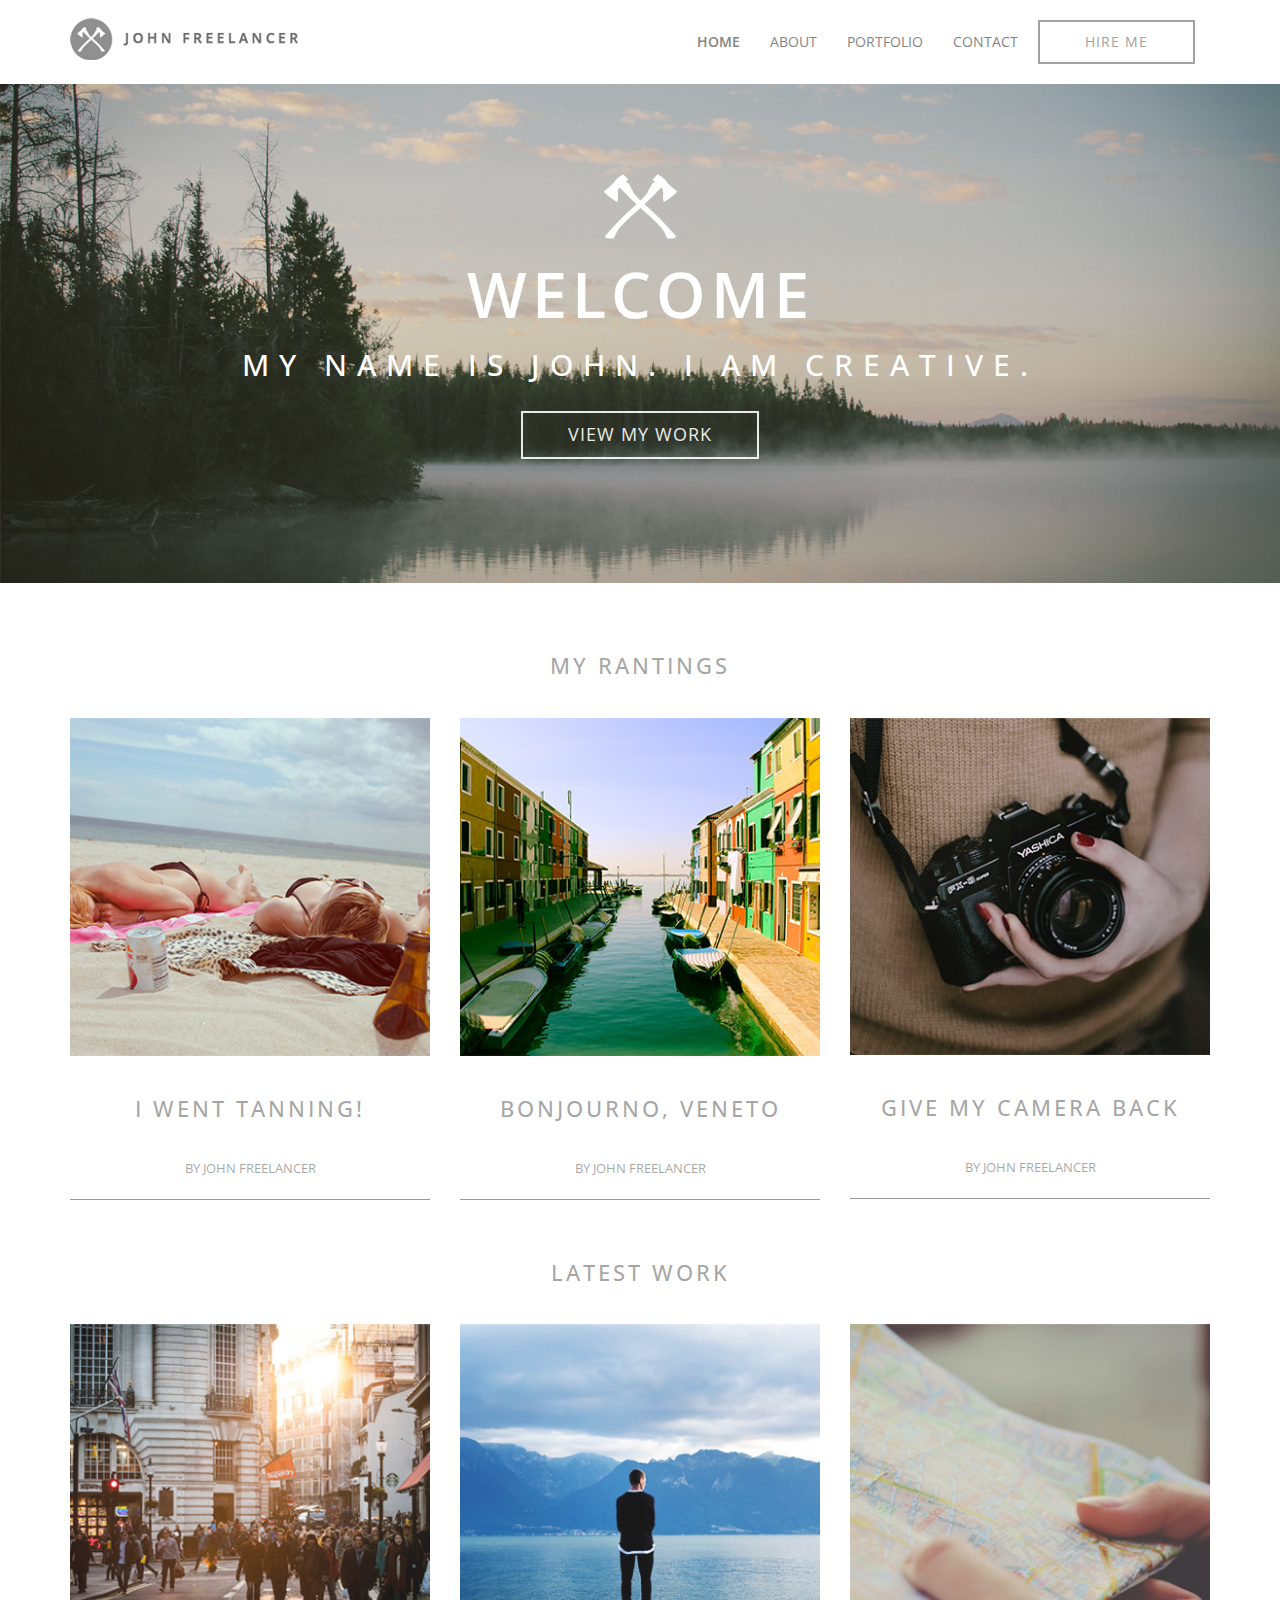
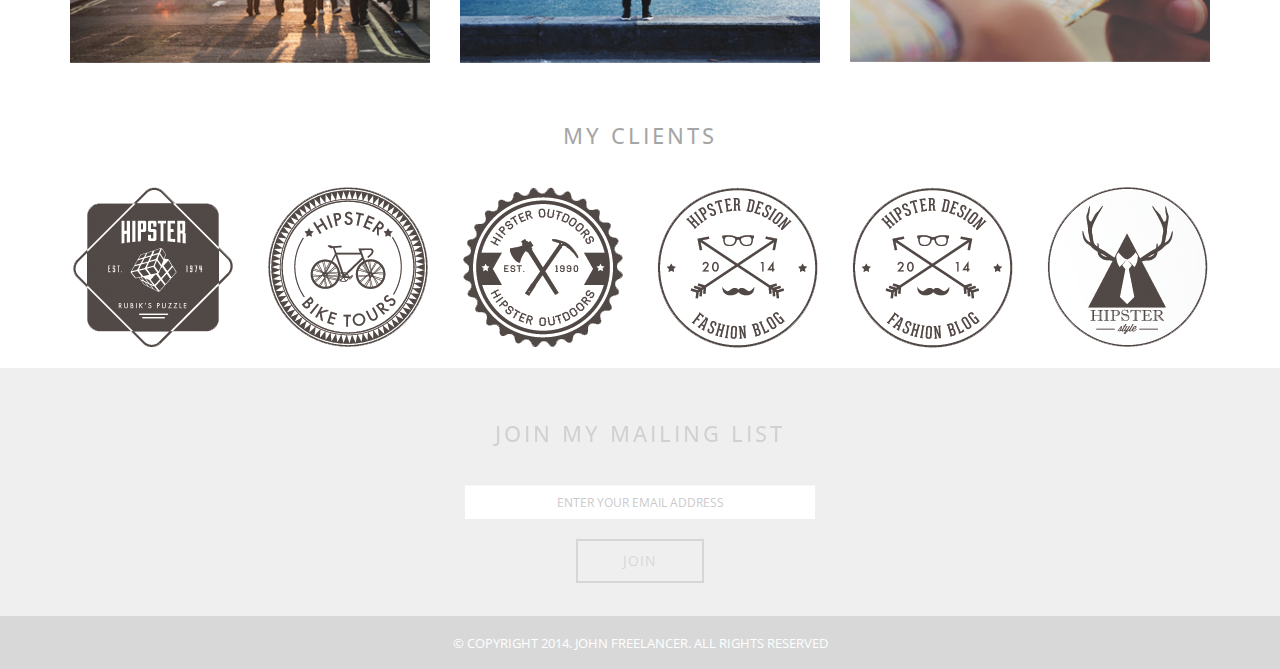
<file: index.html>
<!DOCTYPE html>

<html lang="en">
<head>
    <meta charset="utf-8">
    <meta content="width=device-width, initial-scale=1" name="viewport">
    <!-- SEO -->
    <meta content=
    "Welcome to the portfolio of New York Photographer, John Freelancer" name=
    "description">
    <meta content="Photography, USA, New York, Creative, Freelance" name=
    "keywords">
    <meta content="Friends of Design" name="author">

    <title>John Freelancer | Home</title><!-- Favicon -->
    <link href="img/favicon.png" rel="icon" type="image/png"><!-- Styling -->
    <link href="css/bootstrap.min.css" rel="stylesheet">
    <link href="css/font-awesome.min.css" rel="stylesheet">
    <link href="css/style.css" rel="stylesheet"><!-- Google Fonts -->
    <link href='http://fonts.googleapis.com/css?family=Open+Sans:400,600,700'
    rel='stylesheet' type='text/css'>
</head>
<!--[if lt IE 9]>
  <script src="//cdnjs.cloudflare.com/ajax/libs/html5shiv/3.7.3/html5shiv.min.js"></script>
  <![endif]-->
<body>
    <header>
        <nav class="navbar navbar-default">
            <div class="container">
                <!-- Brand and toggle get grouped for better mobile display -->


                <div class="navbar-header">
                    <button class="navbar-toggle collapsed" data-target=
                    "#bs-example-navbar-collapse-1" data-toggle="collapse"
                    type="button"><span class="sr-only">Toggle
                    navigation</span> <span class="icon-bar"></span>
                    <span class="icon-bar"></span> <span class=
                    "icon-bar"></span></button> <a class=
                    "navbar-brand text-hide" href="index.html">John
                    Freelancer</a>
                </div>
                <!-- Collect the nav links, forms, and other content for toggling -->


                <div class="collapse navbar-collapse" id=
                "bs-example-navbar-collapse-1">
                    <a class="btn navbar-right hidden-xs hidden-sm" href=
                    "#">Hire Me</a>

                    <ul class="nav navbar-nav navbar-right">
                        <li>
                            <a class="active" href="index.html">Home</a>
                        </li>


                        <li>
                            <a href="about.html">About</a>
                        </li>


                        <li>
                            <a href="portfolio.html">Portfolio</a>
                        </li>


                        <li>
                            <a href="contact.html">Contact</a>
                        </li>
                    </ul>
                </div>
                <!-- /.navbar-collapse -->
            </div>
            <!-- /.container-fluid -->
        </nav>
    </header>


    <main>
        <div class="jumbotron">
            <div class="container text-center">
                <img src="img/axes.png" alt="axes">

                <h1>Welcome</h1>


                <h2>My name is John. I Am Creative.</h2>


                <p><a class="btn btn-lg" href="portfolio.html" role=
                "button">View My Work</a>
                </p>
            </div>
        </div>


        <div class="container">
            <div class="row" id="blog">
                <h3 class="text-center">My Rantings</h3>


                <div class="col-md-4 col-sm-6">
                    <div class="thumbnail">
                        <img alt="tanning" src="img/blog/tanning.jpg">

                        <div class="caption">
                            <h3>I Went Tanning!</h3>


                            <p>By John Freelancer</p>
                        </div>
                    </div>
                </div>


                <div class="col-md-4 col-sm-6">
                    <div class="thumbnail">
                        <img alt="venice" src="img/blog/venice.jpg">

                        <div class="caption">
                            <h3>Bonjourno, Veneto</h3>


                            <p>By John Freelancer</p>
                        </div>
                    </div>
                </div>


                <div class="col-md-4 col-sm-6">
                    <div class="thumbnail">
                        <img alt="camera" src="img/blog/camera.jpg">

                        <div class="caption">
                            <h3>Give My Camera Back</h3>


                            <p>By John Freelancer</p>
                        </div>
                    </div>
                </div>
            </div>


            <div class="row">
                <h3 class="text-center">Latest Work</h3>


                <div class="col-md-4">
                    <a class="thumbnail" href="#"><img alt="london" src=
                    "img/portfolio/london.jpg"></a>
                </div>


                <div class="col-md-4">
                    <a class="thumbnail" href="#"><img alt="lakecomo" src=
                    "img/portfolio/lakecomo.jpg"></a>
                </div>


                <div class="col-md-4">
                    <a class="thumbnail" href="#"><img alt="map" src=
                    "img/portfolio/map.jpg"></a>
                </div>
            </div>


            <div class="row">
                <h3 class="text-center">My Clients</h3>


                <div class="col-md-2">
                    <a class="thumbnail" href="#"><img alt="logo1" src=
                    "img/clients/hipsterlogo1.png"></a>
                </div>


                <div class="col-md-2">
                    <a class="thumbnail" href="#"><img alt="logo2" src=
                    "img/clients/hipsterlogo2.png"></a>
                </div>


                <div class="col-md-2">
                    <a class="thumbnail" href="#"><img alt="logo 3" src=
                    "img/clients/hipsterlogo3.png"></a>
                </div>


                <div class="col-md-2">
                    <a class="thumbnail" href="#"><img alt="logo 5" src=
                    "img/clients/hipsterlogo5.png"></a>
                </div>


                <div class="col-md-2">
                    <a class="thumbnail" href="#"><img alt="logo4" src=
                    "img/clients/hipsterlogo5.png"></a>
                </div>


                <div class="col-md-2">
                    <a class="thumbnail" href="#"><img alt="logo 6" src=
                    "img/clients/hipsterlogo6.png"></a>
                </div>
            </div>
        </div>
    </main>


    <footer>
        <section class="mailing-list">
            <div class="container">
                <div class="row">
                    <h3 class="text-center">Join My Mailing List</h3>


                    <form class="text-center">
                        <div class="form-group">
                            <input class="form-control text-center" id=
                            "exampleInputEmail1" placeholder=
                            "Enter Your Email Address" type="email">
                        </div>
                        <button class="btn btn-default" type=
                        "submit">Join</button>
                    </form>
                </div>
            </div>
        </section>


        <section class="sub-footer">
            <p class="text-center">© Copyright 2014. John Freelancer. All
            Rights Reserved</p>
        </section>
    </footer>
    <!-- jQuery (necessary for Bootstrap's JavaScript plugins) -->
    <script src=
    "https://ajax.googleapis.com/ajax/libs/jquery/1.11.1/jquery.min.js">
    </script> 
    <!-- Include all compiled plugins (below), or include individual files as needed -->
     
    <script src="js/bootstrap.min.js">
    </script>
</body>
</html>
</file>
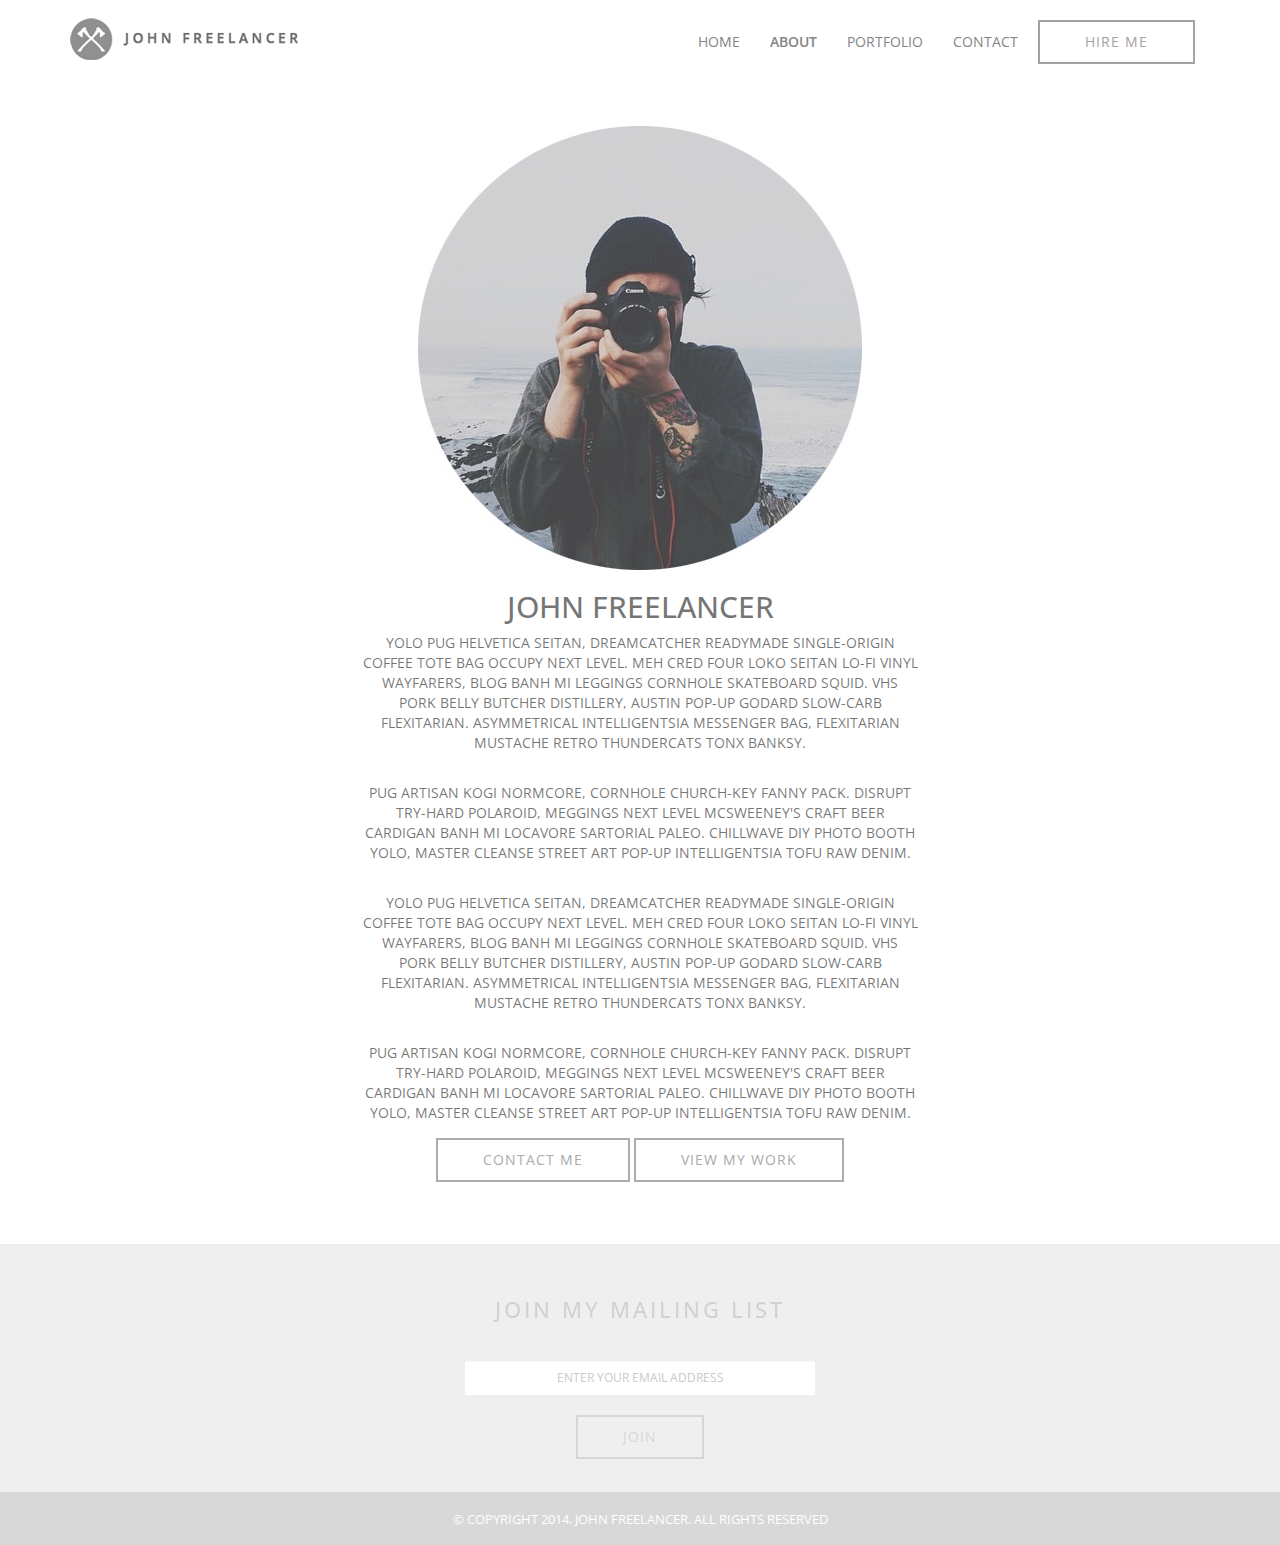
<file: about.html>
<!DOCTYPE html>

<html lang="en">
<head>
    <meta charset="utf-8">
    <meta content="width=device-width, initial-scale=1" name="viewport">
    <!-- SEO -->
    <meta content=
    "Welcome to the portfolio of New York Photographer, John Freelancer" name=
    "description">
    <meta content="Photography, USA, New York, Creative, Freelance" name=
    "keywords">
    <meta content="Friends of Design" name="author">

    <title>John Freelancer | About</title><!-- Favicon -->
    <link href="img/favicon.png" rel="icon" type="image/png"><!-- Styling -->
    <link href="css/bootstrap.min.css" rel="stylesheet">
    <link href="css/font-awesome.min.css" rel="stylesheet">
    <link href="css/style.css" rel="stylesheet"><!-- Google Fonts -->
    <link href='http://fonts.googleapis.com/css?family=Open+Sans:400,600,700'
    rel='stylesheet' type='text/css'>
</head>
<!--[if lt IE 9]>
  <script src="//cdnjs.cloudflare.com/ajax/libs/html5shiv/3.7.3/html5shiv.min.js"></script>
  <![endif]-->
<body>
    <header>
        <nav class="navbar navbar-default">
            <div class="container">
                <!-- Brand and toggle get grouped for better mobile display -->


                <div class="navbar-header">
                    <button class="navbar-toggle collapsed" data-target=
                    "#bs-example-navbar-collapse-1" data-toggle="collapse"
                    type="button"><span class="sr-only">Toggle
                    navigation</span> <span class="icon-bar"></span>
                    <span class="icon-bar"></span> <span class=
                    "icon-bar"></span></button> <a class=
                    "navbar-brand text-hide" href="#">John Freelancer</a>
                </div>
                <!-- Collect the nav links, forms, and other content for toggling -->


                <div class="collapse navbar-collapse" id=
                "bs-example-navbar-collapse-1">
                    <a class="btn navbar-right hidden-xs hidden-sm" href=
                    "#">Hire Me</a>

                    <ul class="nav navbar-nav navbar-right">
                        <li>
                            <a href="index.html">Home</a>
                        </li>


                        <li>
                            <a class="active" href="about.html">About</a>
                        </li>


                        <li>
                            <a href="portfolio.html">Portfolio</a>
                        </li>


                        <li>
                            <a href="contact.html">Contact</a>
                        </li>
                    </ul>
                </div>
                <!-- /.navbar-collapse -->
            </div>
            <!-- /.container-fluid -->
        </nav>
    </header>


    <main id="about">
        <div class="container">
            <div class="row">
                <div class="col-md-6 col-md-offset-3 text-center">
                    <img src="img/profile.jpg" alt="profile">

                    <h2>John Freelancer</h2>


                    <p>YOLO pug Helvetica seitan, dreamcatcher readymade
                    single-origin coffee tote bag occupy next level. Meh cred
                    four loko seitan lo-fi vinyl wayfarers, blog banh mi
                    leggings cornhole skateboard squid. VHS pork belly butcher
                    distillery, Austin pop-up Godard slow-carb flexitarian.
                    Asymmetrical Intelligentsia messenger bag, flexitarian
                    mustache retro Thundercats Tonx Banksy.</p>
                    <br>


                    <p>Pug artisan kogi normcore, cornhole church-key fanny
                    pack. Disrupt try-hard polaroid, meggings next level
                    McSweeney's craft beer cardigan banh mi locavore sartorial
                    paleo. Chillwave DIY photo booth YOLO, master cleanse
                    street art pop-up Intelligentsia tofu raw denim.</p>
                    <br>


                    <p>YOLO pug Helvetica seitan, dreamcatcher readymade
                    single-origin coffee tote bag occupy next level. Meh cred
                    four loko seitan lo-fi vinyl wayfarers, blog banh mi
                    leggings cornhole skateboard squid. VHS pork belly butcher
                    distillery, Austin pop-up Godard slow-carb flexitarian.
                    Asymmetrical Intelligentsia messenger bag, flexitarian
                    mustache retro Thundercats Tonx Banksy.</p>
                    <br>


                    <p>Pug artisan kogi normcore, cornhole church-key fanny
                    pack. Disrupt try-hard polaroid, meggings next level
                    McSweeney's craft beer cardigan banh mi locavore sartorial
                    paleo. Chillwave DIY photo booth YOLO, master cleanse
                    street art pop-up Intelligentsia tofu raw denim.</p>
                </div>
            </div>


            <div class="row social-media">
            </div>


            <div class="call-to-action text-center">
                <a class="btn" href="contact.html">Contact Me</a> <a class=
                "btn" href="portfolio.html">View My Work</a>
            </div>
        </div>
    </main>


    <footer>
        <section class="mailing-list">
            <div class="container">
                <div class="row">
                    <h3 class="text-center">Join My Mailing List</h3>


                    <form class="text-center">
                        <div class="form-group">
                            <input class="form-control text-center" id=
                            "exampleInputEmail1" placeholder=
                            "Enter Your Email Address" type="email">
                        </div>
                        <button class="btn btn-default" type=
                        "submit">Join</button>
                    </form>
                </div>
            </div>
        </section>


        <section class="sub-footer">
            <p class="text-center">© Copyright 2014. John Freelancer. All
            Rights Reserved</p>
        </section>
    </footer>
    <!-- jQuery (necessary for Bootstrap's JavaScript plugins) -->
    <script src=
    "https://ajax.googleapis.com/ajax/libs/jquery/1.11.1/jquery.min.js">
    </script> 
    <!-- Include all compiled plugins (below), or include individual files as needed -->
     
    <script src="js/bootstrap.min.js">
    </script>
</body>
</html>
</file>
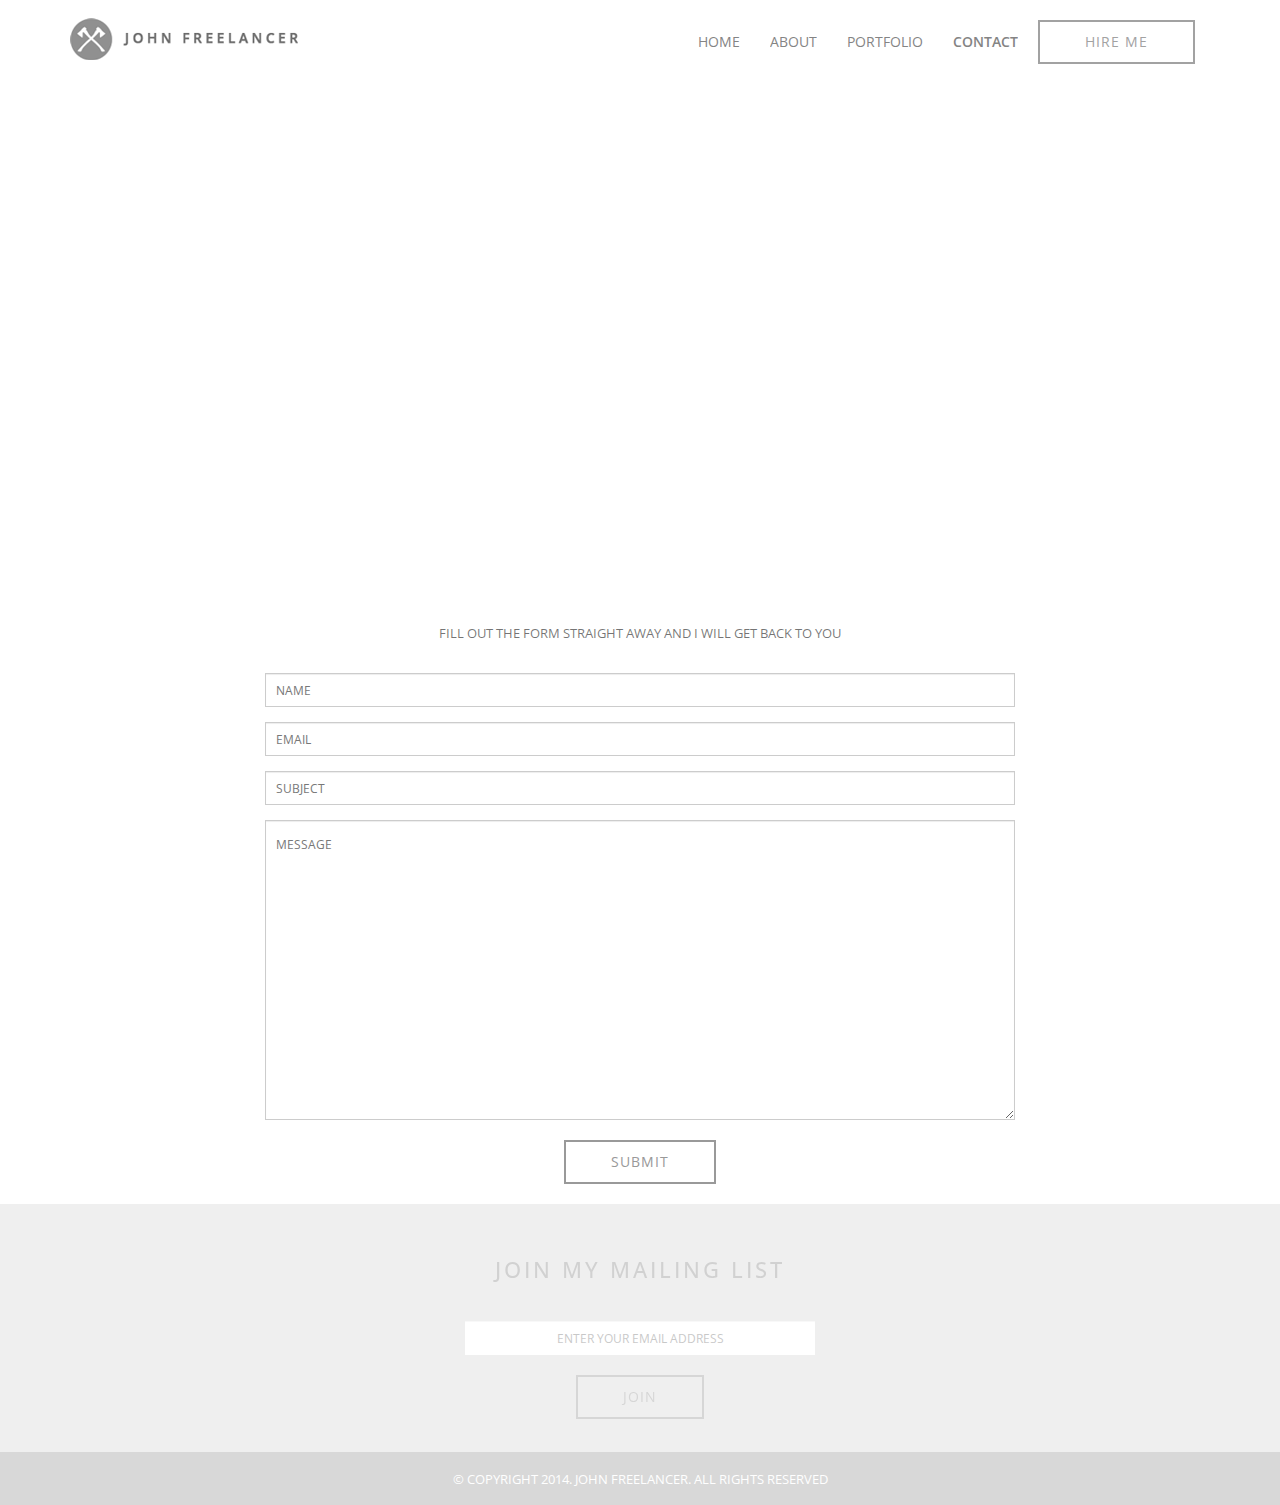
<file: contact.html>
<!DOCTYPE html>

<html lang="en">
<head>
    <meta charset="utf-8">
    <meta content="width=device-width, initial-scale=1" name="viewport">
    <!-- SEO -->
    <meta content=
    "Welcome to the portfolio of New York Photographer, John Freelancer" name=
    "description">
    <meta content="Photography, USA, New York, Creative, Freelance" name=
    "keywords">
    <meta content="Friends of Design" name="author">

    <title>John Freelancer | Contact</title><!-- Favicon -->
    <link href="img/favicon.png" rel="icon" type="image/png"><!-- Styling -->
    <link href="css/bootstrap.min.css" rel="stylesheet">
    <link href="css/font-awesome.min.css" rel="stylesheet">
    <link href="css/style.css" rel="stylesheet"><!-- Google Fonts -->
    <link href='http://fonts.googleapis.com/css?family=Open+Sans:400,600,700'
    rel='stylesheet' type='text/css'>
</head>
<!--[if lt IE 9]>
  <script src="//cdnjs.cloudflare.com/ajax/libs/html5shiv/3.7.3/html5shiv.min.js"></script>
  <![endif]-->
<body>
    <header>
        <nav class="navbar navbar-default">
            <div class="container">
                <!-- Brand and toggle get grouped for better mobile display -->


                <div class="navbar-header">
                    <button class="navbar-toggle collapsed" data-target=
                    "#bs-example-navbar-collapse-1" data-toggle="collapse"
                    type="button"><span class="sr-only">Toggle
                    navigation</span> <span class="icon-bar"></span>
                    <span class="icon-bar"></span> <span class=
                    "icon-bar"></span></button> <a class=
                    "navbar-brand text-hide" href="#">John Freelancer</a>
                </div>
                <!-- Collect the nav links, forms, and other content for toggling -->


                <div class="collapse navbar-collapse" id=
                "bs-example-navbar-collapse-1">
                    <a class="btn navbar-right hidden-xs hidden-sm" href=
                    "#">Hire Me</a>

                    <ul class="nav navbar-nav navbar-right">
                        <li>
                            <a href="index.html">Home</a>
                        </li>


                        <li>
                            <a href="about.html">About</a>
                        </li>


                        <li>
                            <a href="portfolio.html">Portfolio</a>
                        </li>


                        <li>
                            <a class="active" href="contact.html">Contact</a>
                        </li>
                    </ul>
                </div>
                <!-- /.navbar-collapse -->
            </div>
            <!-- /.container-fluid -->
        </nav>
    </header>


    <main id="contact">
        <iframe class="embed-responsive-item" height="500" src=
        "https://www.google.com/maps/embed?pb=!1m14!1m8!1m3!1d193551.2122412298!2d-74.0059413!3d40.71278370000003!3m2!1i1024!2i768!4f13.1!3m3!1m2!1s0x89c24fa5d33f083b%3A0xc80b8f06e177fe62!2sNew+York%2C+NY%2C+USA!5e0!3m2!1sen!2sza!4v1413232255102"
        style="border:0; width: 100%;"></iframe>

        <div class="container">
            <div class="row">
                <div class="col-md-8 col-md-offset-2 text-center">
                    <form>
                        <p>Fill Out The Form Straight Away And I Will Get Back
                        To You</p>


                        <div class="form-group">
                            <input class="form-control" placeholder="Name"
                            type="text">
                        </div>


                        <div class="form-group">
                            <input class="form-control" placeholder="Email"
                            type="email">
                        </div>


                        <div class="form-group">
                            <input class="form-control" placeholder="Subject"
                            type="text">
                        </div>


                        <div class="form-group">
                            <textarea class="form-control" placeholder=
                            "Message"></textarea>
                        </div>
                        <button class="btn" type="submit">Submit</button>
                    </form>
                </div>
            </div>
        </div>
    </main>


    <footer>
        <section class="mailing-list">
            <div class="container">
                <div class="row">
                    <h3 class="text-center">Join My Mailing List</h3>


                    <form class="text-center">
                        <div class="form-group">
                            <input class="form-control text-center" id=
                            "exampleInputEmail1" placeholder=
                            "Enter Your Email Address" type="email">
                        </div>
                        <button class="btn btn-default" type=
                        "submit">Join</button>
                    </form>
                </div>
            </div>
        </section>


        <section class="sub-footer">
            <p class="text-center">© Copyright 2014. John Freelancer. All
            Rights Reserved</p>
        </section>
    </footer>
    <!-- jQuery (necessary for Bootstrap's JavaScript plugins) -->
    <script src=
    "https://ajax.googleapis.com/ajax/libs/jquery/1.11.1/jquery.min.js">
    </script> 
    <!-- Include all compiled plugins (below), or include individual files as needed -->
     
    <script src="js/bootstrap.min.js">
    </script>
</body>
</html>
</file>
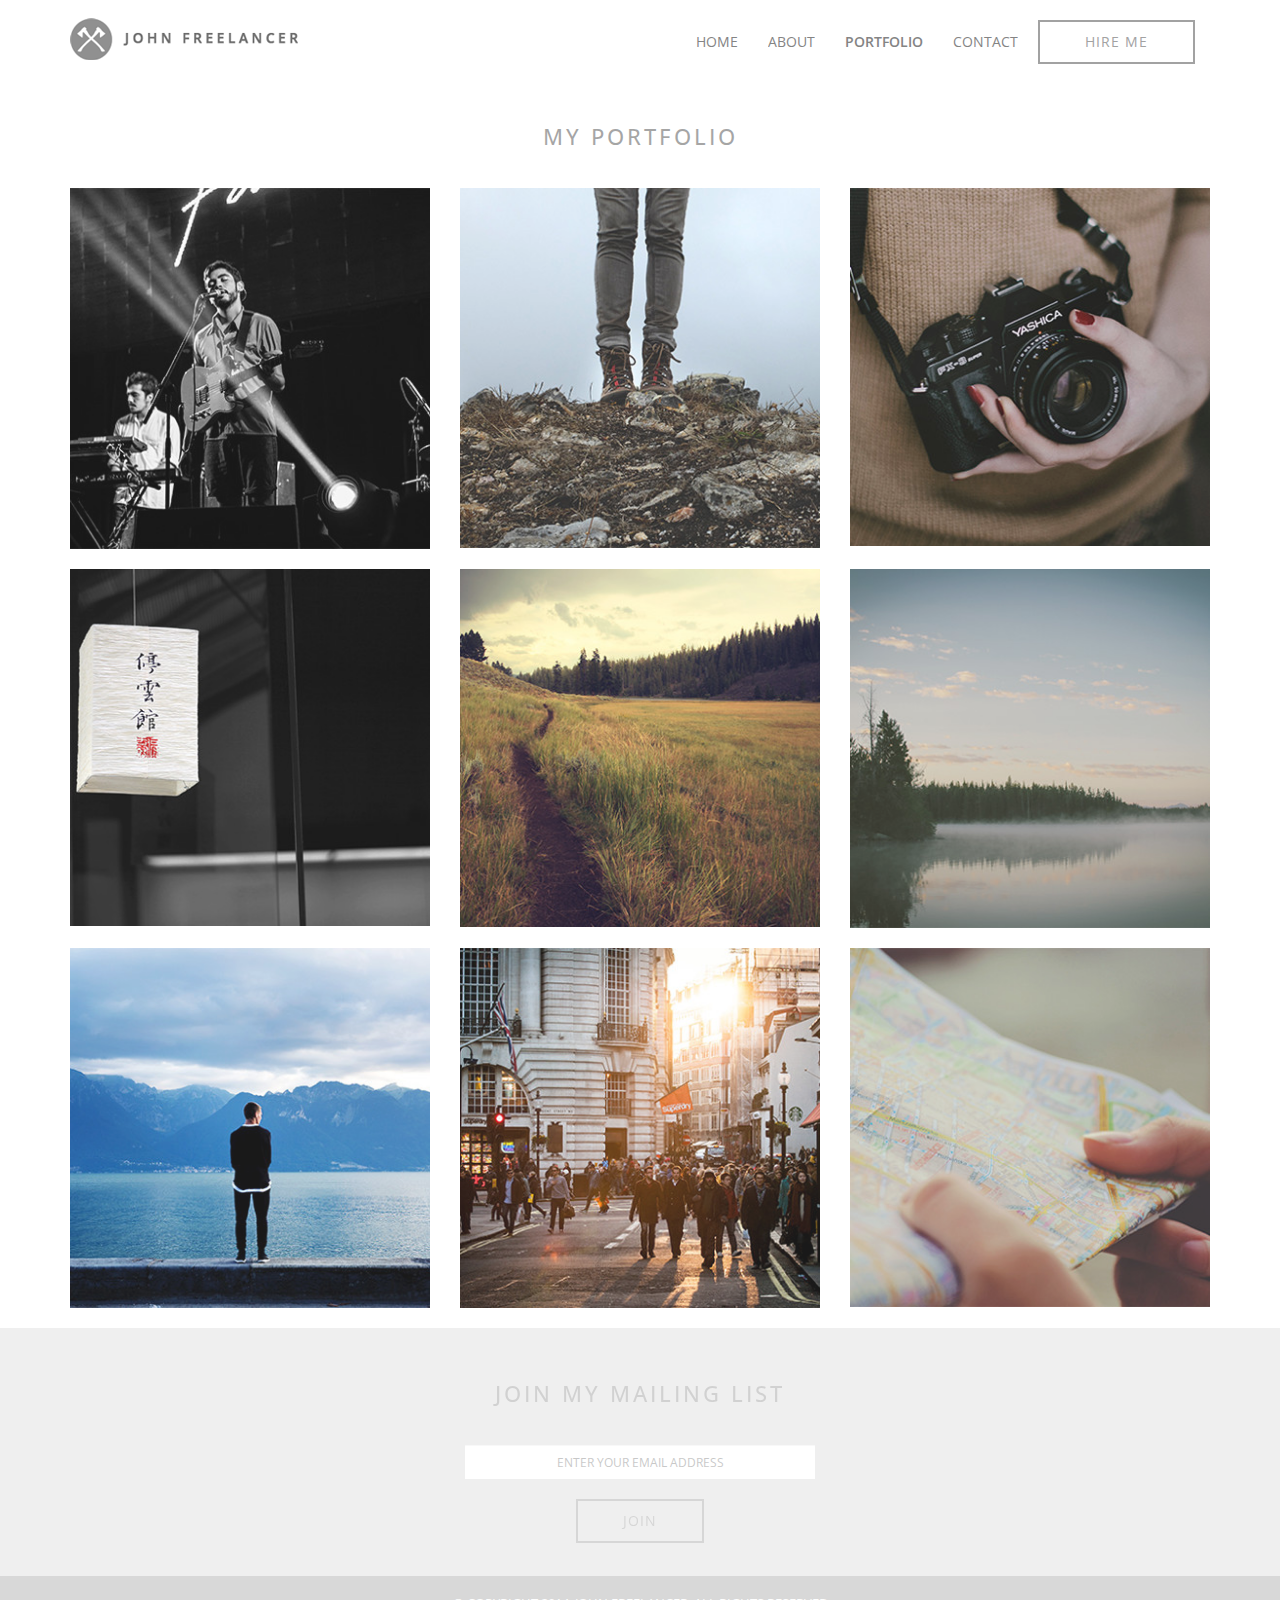
<file: portfolio.html>
<!DOCTYPE html>

<html lang="en">
<head>
    <meta charset="utf-8">
    <meta content="width=device-width, initial-scale=1" name="viewport">
    <!-- SEO -->
    <meta content=
    "Welcome to the portfolio of New York Photographer, John Freelancer" name=
    "description">
    <meta content="Photography, USA, New York, Creative, Freelance" name=
    "keywords">
    <meta content="Friends of Design" name="author">

    <title>John Freelancer | Portfolio</title><!-- Favicon -->
    <link href="img/favicon.png" rel="icon" type="image/png"><!-- Styling -->
    <link href="css/bootstrap.min.css" rel="stylesheet">
    <link href="css/font-awesome.min.css" rel="stylesheet">
    <link href="css/style.css" rel="stylesheet"><!-- Google Fonts -->
    <link href='http://fonts.googleapis.com/css?family=Open+Sans:400,600,700'
    rel='stylesheet' type='text/css'>
</head>
<!--[if lt IE 9]>
  <script src="//cdnjs.cloudflare.com/ajax/libs/html5shiv/3.7.3/html5shiv.min.js"></script>
  <![endif]-->
<body>
    <!-- Modal -->


    <div class="modal fade" id="myModal">
        <div class="modal-dialog">
            <div class="modal-content">
                <div class="modal-header">
                    <button class="close" data-dismiss="modal" type=
                    "button"><span aria-hidden=
                    "true">&times;</span><span class="sr-only">Close</span></button>

                    <h4 class="modal-title">Hire Me</h4>
                </div>


                <div class="modal-body">
                    <form>
                        <p>Fill Out The Form Straight Away And I Will Get Back
                        To You</p>


                        <div class="form-group">
                            <input class="form-control" placeholder="Name"
                            type="text">
                        </div>


                        <div class="form-group">
                            <input class="form-control" placeholder="Email"
                            type="email">
                        </div>


                        <div class="form-group">
                            <input class="form-control" placeholder="Subject"
                            type="text">
                        </div>


                        <div class="form-group">
                            <textarea class="form-control" placeholder=
                            "Message"></textarea>
                        </div>
                        <button class="btn" type="submit">Submit</button>
                    </form>
                </div>
            </div>
            <!-- /.modal-content -->
        </div>
        <!-- /.modal-dialog -->
    </div>
    <!-- /.modal -->
    <!-- End Modal -->


    <header>
        <nav class="navbar navbar-default">
            <div class="container">
                <!-- Brand and toggle get grouped for better mobile display -->


                <div class="navbar-header">
                    <button class="navbar-toggle collapsed" data-target=
                    "#bs-example-navbar-collapse-1" data-toggle="collapse"
                    type="button"><span class="sr-only">Toggle
                    navigation</span> <span class="icon-bar"></span>
                    <span class="icon-bar"></span> <span class=
                    "icon-bar"></span></button> <a class=
                    "navbar-brand text-hide" href="#">John Freelancer</a>
                </div>
                <!-- Collect the nav links, forms, and other content for toggling -->


                <div class="collapse navbar-collapse" id=
                "bs-example-navbar-collapse-1">
                    <a class="btn navbar-right hidden-xs hidden-sm"
                    data-target="#myModal" data-toggle="modal" href="#">Hire
                    Me</a>

                    <ul class="nav navbar-nav navbar-right">
                        <li>
                            <a href="index.html">Home</a>
                        </li>


                        <li>
                            <a href="about.html">About</a>
                        </li>


                        <li>
                            <a class="active" href=
                            "portfolio.html">Portfolio</a>
                        </li>


                        <li>
                            <a href="contact.html">Contact</a>
                        </li>
                    </ul>
                </div>
                <!-- /.navbar-collapse -->
            </div>
            <!-- /.container-fluid -->
        </nav>
    </header>


    <main id="portfolio">
        <div class="container">
            <h3 class="text-center">My Portfolio</h3>


            <div class="row">
                <div class="col-md-4">
                    <a class="thumbnail" href="#"><img alt="..." src=
                    "img/portfolio/portfolio1.jpg"></a>
                </div>


                <div class="col-md-4">
                    <a class="thumbnail" href="#"><img alt="..." src=
                    "img/portfolio/portfolio2.jpg"></a>
                </div>


                <div class="col-md-4">
                    <a class="thumbnail" href="#"><img alt="..." src=
                    "img/portfolio/portfolio3.jpg"></a>
                </div>
            </div>


            <div class="row">
                <div class="col-md-4">
                    <a class="thumbnail" href="#"><img alt="..." src=
                    "img/portfolio/portfolio4.jpg"></a>
                </div>


                <div class="col-md-4">
                    <a class="thumbnail" href="#"><img alt="..." src=
                    "img/portfolio/portfolio5.jpg"></a>
                </div>


                <div class="col-md-4">
                    <a class="thumbnail" href="#"><img alt="..." src=
                    "img/portfolio/portfolio6.jpg"></a>
                </div>
            </div>


            <div class="row">
                <div class="col-md-4">
                    <a class="thumbnail" href="#"><img alt="..." src=
                    "img/portfolio/portfolio7.jpg"></a>
                </div>


                <div class="col-md-4">
                    <a class="thumbnail" href="#"><img alt="..." src=
                    "img/portfolio/portfolio8.jpg"></a>
                </div>


                <div class="col-md-4">
                    <a class="thumbnail" href="#"><img alt="..." src=
                    "img/portfolio/portfolio9.jpg"></a>
                </div>
            </div>
        </div>
    </main>


    <footer>
        <section class="mailing-list">
            <div class="container">
                <div class="row">
                    <h3 class="text-center">Join My Mailing List</h3>


                    <form class="text-center">
                        <div class="form-group">
                            <input class="form-control text-center" id=
                            "exampleInputEmail1" placeholder=
                            "Enter Your Email Address" type="email">
                        </div>
                        <button class="btn btn-default" type=
                        "submit">Join</button>
                    </form>
                </div>
            </div>
        </section>


        <section class="sub-footer">
            <p class="text-center">© Copyright 2014. John Freelancer. All
            Rights Reserved</p>
        </section>
    </footer>
    <!-- jQuery (necessary for Bootstrap's JavaScript plugins) -->
    <script src=
    "https://ajax.googleapis.com/ajax/libs/jquery/1.11.1/jquery.min.js">
    </script> 
    <!-- Include all compiled plugins (below), or include individual files as needed -->
     
    <script src="js/bootstrap.min.js">
    </script>
</body>
</html>
</file>
<file: css/style.css>
/* Site Styles */
body {
    font-family: 'Open Sans',sans-serif;
    text-transform: uppercase;
}

a {
    text-decoration: none;
    opacity: .9;
    color: #000;
    color: rgba(0,0,0,0.6);
    text-transform: uppercase;
}

.btn {
    background: none;
    border: 2px solid #FFF;
    padding: 10px 45px;
    text-transform: uppercase;
    color: #fff;
    margin: 20px;
    letter-spacing: 1px;
    border-radius: 0;
}

.btn:focus {
    outline: solid 1px #FFF;
}

.active {
    font-weight: 600;
}

h3 {
    opacity: .7;
    color: #000;
    color: rgba(0,0,0,0.5);
    letter-spacing: 3px;
    font-size: 22px;
    margin: 30px 0;
    padding: 10px 0;
}

/* Navigation Styles */
.navbar {
    margin-bottom: 0;
    background: #fff;
    border: none;
}

.navbar-brand {
    background: url(../img/logo.png) no-repeat;
    width: 228px;
    height: 43px;
}

.navbar-collapse .btn {
    background: none;
    outline: none;
    border: 2px solid #999;
    padding: 10px 45px;
    text-transform: uppercase;
    color: #999;
    margin: 20px;
    letter-spacing: 1px;
    border-radius: 0;
}

.navbar-collapse .btn:focus {
    outline: solid 1px #999;
}

.navbar-collapse .btn:hover {
    background: #999;
    color: #fff;
    transition: 1s;
    -webkit-transition: 1s;
    -moz-transition: 1s;
    -o-transition: 1s;
}

.navbar-default .navbar-toggle:hover,.navbar-default .navbar-toggle:focus {
    background: none;
    font-weight: 700;
}

.navbar-nav {
    margin: 1.5% 0;
}

.navbar-toggle {
    margin: 3.5%;
    border: none;
    border-radius: 0;
}

.navbar-collapse .btn {
    margin: 20px 0 20px 20px;
}

.filters {
    margin: 0 auto;
    width: 47%;
}

.nav-pills li {
    display: inline;
    text-align: center;
}

.nav-pills>li.active>a,.nav-pills>li.active>a:hover,.nav-pills>li.active>a:focus {
    background: none;
    border-radius: 0;
    border: 1px solid #eee;
    opacity: .9;
    color: #000;
    color: rgba(0,0,0,0.6);
}

.modal-content {
    border-radius: 0;
}

/* Main Styles */
.jumbotron {
    background: url(../img/hero.jpg) no-repeat;
    background-size: cover;
    text-transform: uppercase;
    color: #fff;
    padding: 7% 0;
}

.jumbotron h1 {
    font-weight: 600;
    letter-spacing: 5px;
}

.jumbotron h2 {
    letter-spacing: 10px;
}

.jumbotron .btn:hover {
    background: #FFF;
    color: #000;
    transition: 1s;
    -webkit-transition: 1s;
    -moz-transition: 1s;
    -o-transition: 1s;
}

.thumbnail {
    border: none;
    border-radius: 0;
    padding: 0;
}

.thumbnail .caption {
    padding: 0 0 3%;
    border-bottom: 1px solid #999;
}

.caption p {
    font-size: .9em;
    opacity: .7;
    color: #000;
    color: rgba(0,0,0,0.5);
}

.mailing-list {
    opacity: .4;
    background-color: #000;
    background-color: rgba(0,0,0,0.16);
    padding: 1% 3%;
}

.mailing-list input {
    width: 350px;
    text-align: center;
    text-transform: uppercase;
    font-size: 12px;
    border: none;
    margin: 0 auto;
}

.mailing-list .btn:hover {
    background: #FFF;
    color: #d6d6d6;
    transition: 1s;
    -webkit-transition: 1s;
    -moz-transition: 1s;
    -o-transition: 1s;
    border-color: #FFF;
}

.sub-footer {
    opacity: .5;
    background-color: #000;
    background-color: rgba(0,0,0,0.3);
    color: #fff;
    font-size: .9em;
    padding: 1.5em 0 .5em;
}

.form-control {
    border-radius: 0;
    text-transform: uppercase;
    font-size: 12px;
    padding: 15px 10px;
}

form p {
    font-size: 10pt;
    opacity: .9;
    color: #000;
    color: rgba(0,0,0,0.6);
    margin: 35px 0 30px;
}

.form-group textarea {
    text-transform: uppercase;
    height: 300px;
    outline: none;
}

form .btn {
    background: none;
    outline: none;
    border: 2px solid #999;
    padding: 10px 45px;
    text-transform: uppercase;
    color: #999;
    margin: 5px 0 20px;
    letter-spacing: 1px;
    border-radius: 0;
}

form .btn:hover {
    background: #999;
    color: #fff;
    transition: 1s;
    -webkit-transition: 1s;
    -moz-transition: 1s;
    -o-transition: 1s;
}

#about {
    opacity: .9;
    color: #000;
    color: rgba(0,0,0,0.6);
    padding: 3em 0;
}

#about .btn {
    background: none;
    outline: none;
    border: 2px solid #999;
    padding: 10px 45px;
    text-transform: uppercase;
    color: #999;
    margin: 5px 0 20px;
    letter-spacing: 1px;
    border-radius: 0;
}

#about .btn:hover {
    background: #999;
    color: #fff;
    transition: 1s;
    -webkit-transition: 1s;
    -moz-transition: 1s;
    -o-transition: 1s;
}

@media (min-width: 767px) and (max-width: 1680px) {
    .navbar>.container .navbar-brand {
        margin-left: 0;
        margin-top: 8%;
    }
}

@media (min-width: 750px) and (max-width: 925px) {
    .navbar>.container .navbar-brand {
        margin-left: 0;
        margin-top: 6%;
    }
}

@media (min-width: 400px) {
    .caption h3,p {
        text-align: center;
    }

    .navbar-brand {
        margin: 2%;
    }
}
</file>
